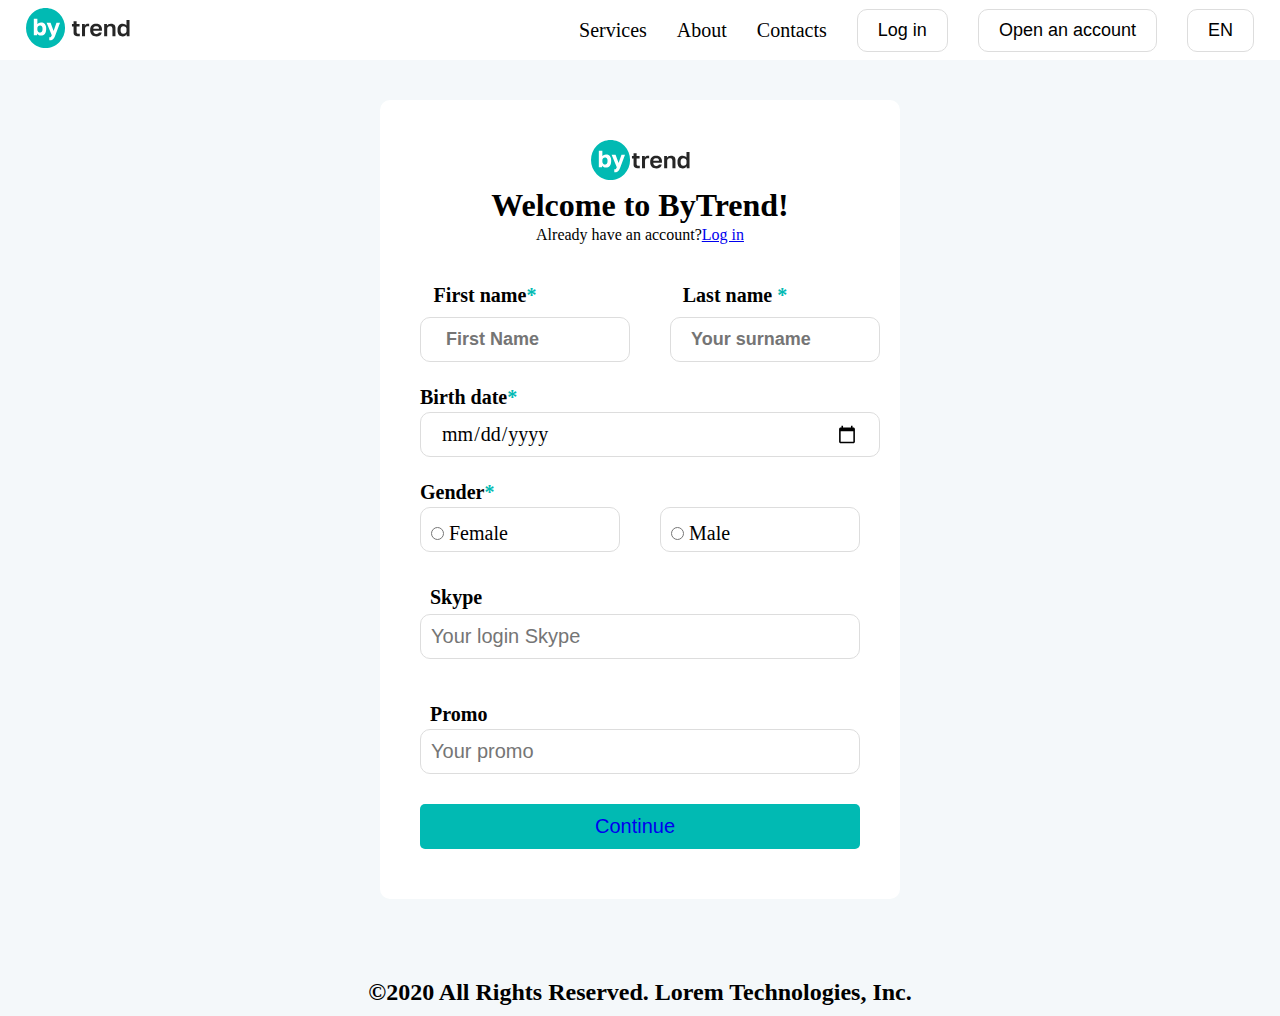
<file: index.html>
<!DOCTYPE html>
<html lang="en">

<head>
    <meta charset="UTF-8">
    <meta name="viewport" content="width=device-width, initial-scale=1.0">
    <title>FIRST STEP</title>
    <link rel="stylesheet" href="./style/stil.css">
</head>
<link rel="stylesheet" href="https://cdnjs.cloudflare.com/ajax/libs/font-awesome/6.5.2/css/all.min.css"
    integrity="sha512-SnH5WK+bZxgPHs44uWIX+LLJAJ9/2PkPKZ5QiAj6Ta86w+fsb2TkcmfRyVX3pBnMFcV7oQPJkl9QevSCWr3W6A=="
    crossorigin="anonymous" referrerpolicy="no-referrer" />
<link rel="icon" href="./images/icon logo.webp">
<body style="background-color: #F4F8FA;">
    <header class="header">
        <div class="container">
            <nav class="navbar">
                <div class="navbar__logo">
                    <div>
                        <img class="logo" src="./images/logi 1.svg" alt="logo">
                    </div>
                    <div>
                        <img class="navbar__logo" src="./images/logo2.svg" alt="logo">
                    </div>
                </div>
                <div class="navbar__collection">
                    <li class="navbar__item">
                        <span>Services</span>
                    </li>
                    <li class="navbar__item">
                        <span>About </span>
                    </li>
                    <li class="navbar__item">
                        <span>Contacts</span>
                    </li>
                    <button class="navbar__btn">Log in</button>
                    <button class="navbar__btn">Open an account</button>
                    <button class="navbar__btn">EN</button>
                </div>
            </nav>
        </div>
    </header>
    <div class="room">
        <div class="container">
            <div class="step">
                <div class="logo__bag">
                    <div><img src="./images/logi 1.svg" alt="logo"></div>
                    <div><img class="logo" src="./images/logo2.svg" alt="logo"></div>
                </div>
                <h1>Welcome to ByTrend!</h1>
                <span>Already have an account?</span><a href="./index-3.html">Log in</a>
                <div class="input__name">
                    <div> <label class="input__label" for="">First name<span class="star">*</span></label>
                        <input required class="input" type="text" placeholder=" First Name">
                    </div>
                    <div>
                        <label class="input__label " for="">Last name <span class="star">*</span></label>
                        <input required class="input" type="text" placeholder="Your surname">
                    </div>
                </div>
                <div class="home">
                    <label class="input__lag" for="">Birth date<span class="star">*</span></label>
                    <br>
                    <input required class="input__day" checked type="date" name="" id="">
                </div>
                <div class="input__lags">
                    <label class="input__lag" for="">Gender<span class="star">*</span></label>
                </div>
                <div class="gender">
                    <div class="female">
                        <input required id="boy" name="gender" type="radio">
                        <label for="boy">Female</label>
                    </div>
                    <div class="female">
                        <input required id="girl" name="gender" type="radio">
                        <label for="girl">Male</label>
                    </div>
                </div>
                <br>
                <div class="skype">
                    <label for="" class="skype__text">Skype</label>
                    <input required class="skype__input" type="text" placeholder="Your login Skype">
                </div>
                <div class="promo">
                    <label class="promo__text" for="">Promo</label>
                    <input required class="promo__input" type="text" placeholder="Your promo">
                </div>

                <button class="btn"><a class="link" href="./index-2.html">
                        Continue<i class="fa-solid fa-arrow-right"></i>
                    </a></button>
            </div>
        </div>
        </section>
    </div>
    <h2 class="title">©2020 All Rights Reserved. Lorem Technologies, Inc.</h2>
</body>

</html>
</file>
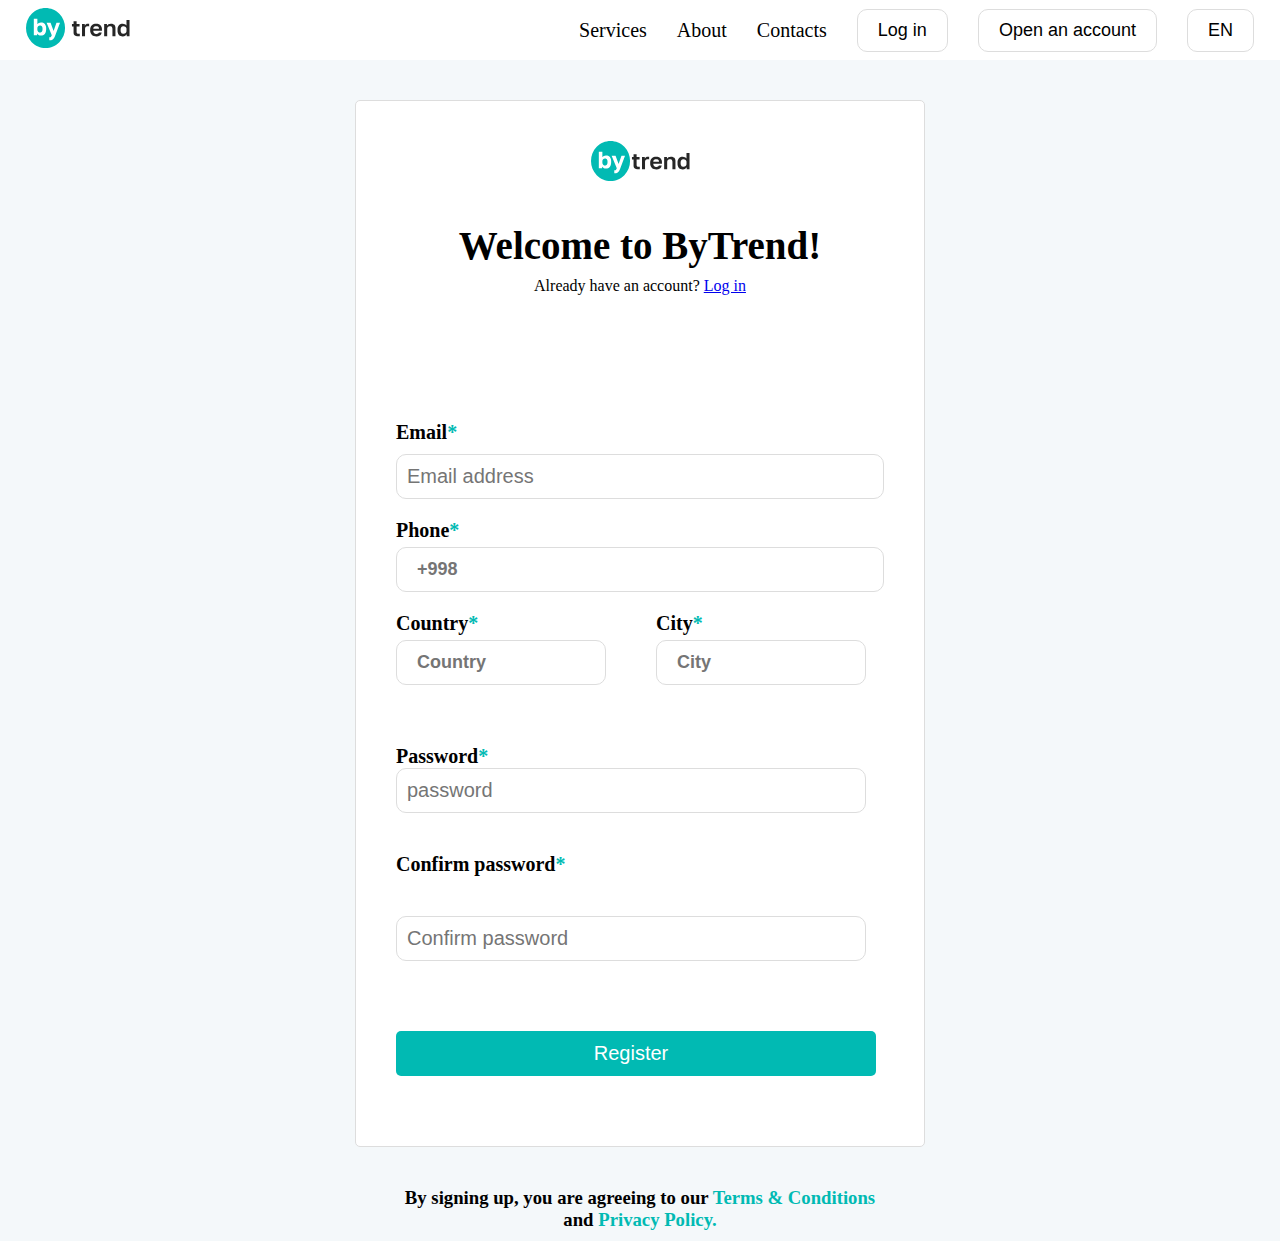
<file: index-2.html>
<!DOCTYPE html>
<html lang="en">

<head>
    <meta charset="UTF-8">
    <meta name="viewport" content="width=device-width, initial-scale=1.0">
    <link rel="icon" href="./images/icon logo.webp">
    <link rel="stylesheet" href="./style/stil.css">
    <title>SECOND STEP</title>
</head>
<link rel="stylesheet" href="https://cdnjs.cloudflare.com/ajax/libs/font-awesome/6.5.2/css/all.min.css"
    integrity="sha512-SnH5WK+bZxgPHs44uWIX+LLJAJ9/2PkPKZ5QiAj6Ta86w+fsb2TkcmfRyVX3pBnMFcV7oQPJkl9QevSCWr3W6A=="
    crossorigin="anonymous" referrerpolicy="no-referrer" />

<body style="background-color: #F4F8FA;">
    <header class="header">
        <div class="container">
            <nav class="navbar">
                <div class="navbar__logo">
                    <div>
                        <img class="logo" src="./images/logi 1.svg" alt="logo">
                    </div>
                    <div>
                        <img class="navbar__logo" src="./images/logo2.svg" alt="logo">
                    </div>
                </div>
                <div class="navbar__collection">
                    <li class="navbar__item">
                        <span>Services</span>
                    </li>
                    <li class="navbar__item">
                        <span>About </span>
                    </li>
                    <li class="navbar__item">
                        <span>Contacts</span>
                    </li>
                    <button class="navbar__btn">Log in</button>
                    <button class="navbar__btn">Open an account</button>
                    <button class="navbar__btn">EN</button>
                </div>
            </nav>
        </div>
    </header>
    <div class="room">
        <section class="book">
            <div class="container">
                <div class="control">
                    <div class="logo__bag">
                        <div>
                            <img src="./images/logi 1.svg" alt="logo">
                        </div>
                        <div>
                            <img class="logo" src="./images/logo2.svg" alt="logo">
                        </div>
                    </div>
                    <h1 class="title">Welcome to ByTrend!</h1>
                    <span>Already have an account? <a href="./index-3.html">Log in</a></span>
                </div>
            </div>
            <form action="">
                <div class="input__email">
                    <label class="input__item" for="">Email<span class="star">*</span></label>
                    <input required class="email__input" type="text" placeholder="Email address">
                </div>
                <div class="input__number">
                    <label class="input__item" for="">Phone<span class="star">*</span></label>
                    <input required class="input" type="number" placeholder="+998">
                </div>
                <div class="country">
                    <div class="country__input">
                        <label class="input__item" for="">Country<span class="star">*</span></label>
                        <input required class="input" type="text" placeholder="Country">
                    </div>
                    <div>
                        <div class="City__input">
                            <label class="input__item" for="">City<span class="star">*</span></label>
                            <input required class="input" type="text" placeholder="City">
                        </div>
                    </div>
                    <div class="input__password">
                        <label class="input__item" for="">Password<span class="star">*</span></label>
                        <input required minlength="8" maxlength="16" class="input__word" minle type="password"
                            placeholder="password">
                    </div>
                    <div>
                        <label class="input__item" for="">Confirm password<span class="star">*</span></label>
                    </div>
                    <input required minlength="8" maxlength="16" class="input__word" minle type="password"
                        placeholder="Confirm password">
                    <button class="btn big"><a class="link" target="./index-3.html">Register <i
                                class="fa-solid fa-arrow-right"></i></a></button>
            </form>
    </div>
    </section>
    </div>
    <div class="container">
        <h3 class="title work">By signing up, you are agreeing to our <span class="color"> Terms & Conditions
            </span><br>and <span class="color">Privacy Policy.</span> </h3>
    </div>
</body>

</html>
</file>
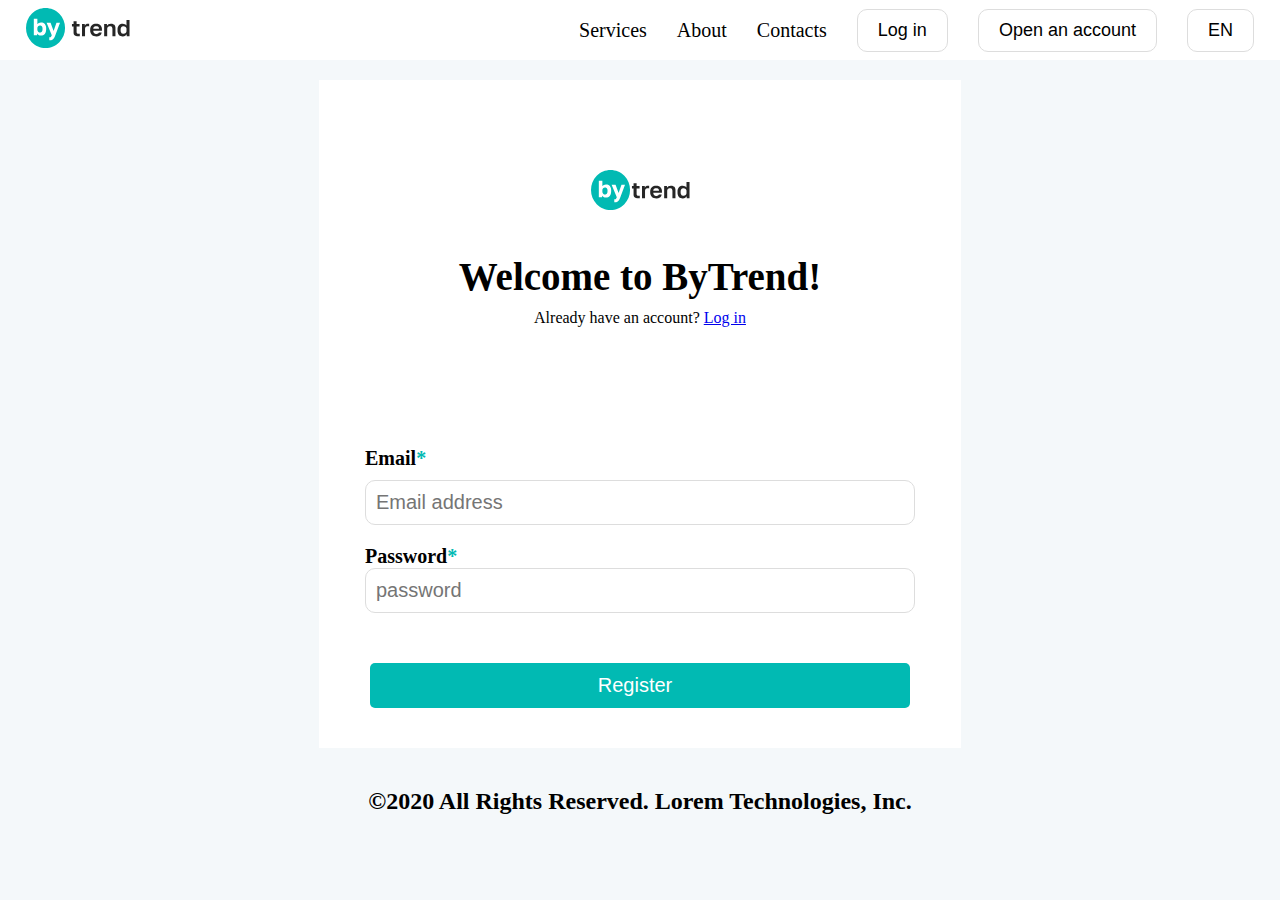
<file: index-3.html>
<!DOCTYPE html>
<html lang="en">

<head>
    <meta charset="UTF-8">
    <meta name="viewport" content="width=device-width, initial-scale=1.0">
    <title>LOG IN</title>
    <link rel="icon" href="./images/icon logo.webp">
    <link rel="stylesheet" href="./style/stil.css">
</head>
<link rel="stylesheet" href="https://cdnjs.cloudflare.com/ajax/libs/font-awesome/6.5.2/css/all.min.css"
    integrity="sha512-SnH5WK+bZxgPHs44uWIX+LLJAJ9/2PkPKZ5QiAj6Ta86w+fsb2TkcmfRyVX3pBnMFcV7oQPJkl9QevSCWr3W6A=="
    crossorigin="anonymous" referrerpolicy="no-referrer" />

<body style="background-color:  #F4F8FA;">
    <header class="header">
        <div class="container">
            <nav class="navbar">
                <div class="navbar__logo">
                    <div>
                        <img class="logo" src="./images/logi 1.svg" alt="logo">
                    </div>
                    <div>
                        <img class="navbar__logo" src="./images/logo2.svg" alt="logo">
                    </div>
                </div>
                <div class="navbar__collection">
                    <li class="navbar__item">
                        <span>Services</span>
                    </li>
                    <li class="navbar__item">
                        <span>About </span>
                    </li>
                    <li class="navbar__item">
                        <span>Contacts</span>
                    </li>
                    <button class="navbar__btn">Log in</button>
                    <button class="navbar__btn">Open an account</button>
                    <button class="navbar__btn">EN</button>
                </div>
            </nav>
        </div>
    </header>
    <div class="room">
        <div class="container">
            <section class="wrapper">
                <div class="container">
                    <div class="control">
                        <div class="logo__bag">
                            <div><img src="./images/logi 1.svg" alt="logo"></div>
                            <div><img class="logo" src="./images/logo2.svg" alt="logo">
                            </div>
                        </div>
                        <h1 class="title">Welcome to ByTrend!</h1>
                        <span>Already have an account? <a href="./index-3.html">Log in</a></span>
                        <div class="input__email">
                            <div>
                                <label class="input__item" for="">Email<span class="star">*</span></label>
                            </div>
                            <div>
                                <input required class="email__input" type="text" placeholder="Email address">
                            </div>
                        </div>
                        <div class="input__password">
                            <label class="input__item" for="">Password<span class="star">*</span></label>
                            <input required minlength="8" maxlength="16" class="input__word" minle type="password"
                                placeholder="password">
                        </div>
                        <button class="btn big bag"><a class="link" target="./index-3.html">Register <i
                                    class="fa-solid fa-arrow-right"></i></a></button>
                    </div>
                </div>
            </section>
        </div>
    </div>
    <h2 class="title">©2020 All Rights Reserved. Lorem Technologies, Inc.</h2>
</body>

</html>
</file>
<file: style/stil.css>
* {
  margin: 0;
  padding: 0;
  box-sizing: border-box;
}

.container {
  max-width: 1366px;
  padding: 0 16px;
  margin: 0 auto;
}

.navbar {
  display: flex;
  justify-content: space-between;
  width: 100%;
  height: 60px;
  padding: 30px 10px;
  align-items: center;
}
.navbar .navbar__logo {
  display: flex;
  gap: 5px;
}
.navbar .navbar__logo .navbar__logo {
  margin-top: 12px;
}
.navbar .navbar__btn {
  padding: 10px 20px;
  font-size: 18px;
  border: none;
  transition: 3s;
  background-color: white;
  border-radius: 10px;
  border: 1px solid #ddd;
}
.navbar .navbar__btn:hover {
  background-color: black;
  color: gold;
  cursor: pointer;
}

.header {
  background-color: white;
}

.navbar__collection {
  display: flex;
  gap: 30px;
  list-style: none;
  align-items: center;
}
.navbar__collection .navbar__item {
  list-style: none;
  font-size: 20px;
}
.navbar__collection .navbar__item:hover {
  cursor: pointer;
  color: orange;
}

.step {
  margin-top: 40px;
  margin-bottom: 40px;
  padding: 40px;
  width: 520px;
  height: auto;
  background-color: white;
  text-align: center;
  line-height: 30px;
  border-radius: 10px;
}
.step .logo__bag {
  display: flex;
  justify-content: center;
}
.step .logo {
  margin-top: 12px;
}
.step .link {
  text-decoration: none;
}

.input__name {
  margin-top: 30px;
  display: flex;
  gap: 40px;
}

.home {
  margin: 20px 0;
  font-size: 20px;
  font-weight: bold;
  text-align: start;
}

.input__day {
  width: 460px;
  height: 45px;
  border-radius: 10px;
  cursor: pointer;
  padding: 0 20px;
  font-size: 20px;
  font-family: Georgia, "Times New Roman", Times, serif;
  border: 1px solid #ddd;
  outline: none;
}

.input__lags {
  text-align: left;
  font-size: 20px;
  font-weight: bold;
}

.input__label {
  font-size: 20px;
  font-weight: bold;
  margin-left: -80px;
}

.star {
  color: #01BAB3;
}

.input {
  width: 210px;
  height: 45px;
  padding: 20px;
  margin-top: 5px;
  border-radius: 10px;
  cursor: pointer;
  outline: none;
  border: 1px solid #ddd;
  font-size: 18px;
  font-weight: bold;
}

.gender {
  display: flex;
  gap: 40px;
}

.female {
  width: 240px;
  height: 45px;
  padding: 10px;
  text-align: left;
  border: 1px solid #ddd;
  border-radius: 10px;
  font-size: 20px;
  cursor: pointer;
}

.skype {
  text-align: left;
}

.skype__text {
  font-size: 20px;
  font-weight: bold;
  padding: 10px;
}

.skype__input {
  width: 440px;
  height: 45px;
  padding: 10px;
  font-size: 20px;
  border-radius: 10px;
  outline: none;
  cursor: pointer;
  border: 1px solid #ddd;
}

.promo {
  margin-top: 40px;
  text-align: left;
  font-size: 20px;
}
.promo .promo__text {
  margin-left: 10px;
  font-size: 20px;
  font-weight: bold;
}
.promo .promo__input {
  width: 440px;
  height: 45px;
  cursor: pointer;
  border: 1px solid #ddd;
  outline: none;
  border-radius: 10px;
  padding: 10px;
  font-size: 20px;
}

.btn {
  width: 440px;
  height: 45px;
  font-size: 20px;
  padding: 10px 20px;
  border: none;
  background-color: #01BAB3;
  border-radius: 5px;
  color: white;
  cursor: pointer;
  margin: 30px 0 10px 0;
  transition: 3s;
}
.btn .fa-solid {
  padding-left: 10px;
  color: white;
}

.btn:hover {
  background-color: gold;
  color: black;
  font-size: 20px;
}

.room {
  display: flex;
  justify-content: center;
}

.title {
  text-align: center;
  margin-bottom: 10px;
  font-family: Georgia, "Times New Roman", Times, serif;
}

.book {
  justify-content: center;
  width: 570px;
  padding: 40px;
  background-color: white;
  border: 1px solid #ddd;
  margin-top: 40px;
  border-radius: 5px;
}
.book .control {
  text-align: center;
  line-height: 30px;
}
.book .logo__bag {
  justify-content: center;
  display: flex;
}
.book .logo__bag .logo {
  margin-top: 12px;
}
.book .title {
  font-size: 39px;
}
.book .input__email {
  display: flex;
  flex-wrap: wrap;
  margin-bottom: 20px;
}
.book .input__number {
  display: flex;
  flex-wrap: wrap;
}
.book .input__number .input {
  width: 490px;
  height: 45px;
  border-radius: 10px;
}
.book .big {
  width: 480px;
}
.book .country {
  margin: 20px 0;
  display: flex;
  gap: 40px;
  flex-wrap: wrap;
}
.book .country__input {
  width: 220px;
}
.book .City__input {
  width: 220px;
}
.book .input__word {
  width: 470px;
  height: 45px;
  padding: 10px;
  border-radius: 10px;
  padding-bottom: 10px;
  font-size: 20px;
  outline: none;
  border: 1px solid #ddd;
}
.book .link {
  text-decoration: none;
}

.input__item {
  font-weight: bold;
  font-size: 20px;
}

.work {
  margin: 40px 0 10px 0;
}
.work .color {
  color: #01BAB3;
}

.wrapper {
  margin-top: 20px;
  background-color: white;
  padding: 30px;
  text-align: center;
}
.wrapper .logo__bag {
  display: flex;
  margin: 20px 0;
  padding: 40px;
  justify-content: center;
}
.wrapper .logo__bag .logo {
  margin-top: 12px;
}
.wrapper .title {
  margin-top: -20px;
  font-size: 39px;
}

.input__email {
  margin-top: 20px;
  text-align: left;
  margin-top: 120px;
}

.email__input {
  margin-top: 10px;
  width: 550px;
  height: 45px;
  padding: 10px;
  border-radius: 10px;
  outline: none;
  border: 1px solid #ddd;
  font-size: 20px;
}

.input__password {
  margin-top: 20px;
  text-align: left;
  display: flex;
  flex-direction: column;
}

.input__word {
  width: 550px;
  height: 45px;
  padding: 10px;
  border-radius: 10px;
  outline: none;
  border: 1px solid #ddd;
  font-size: 20px;
}

.bag {
  margin-top: 50px;
  width: 540px;
}

.title {
  margin-top: 40px;
}/*# sourceMappingURL=stil.css.map */
</file>
